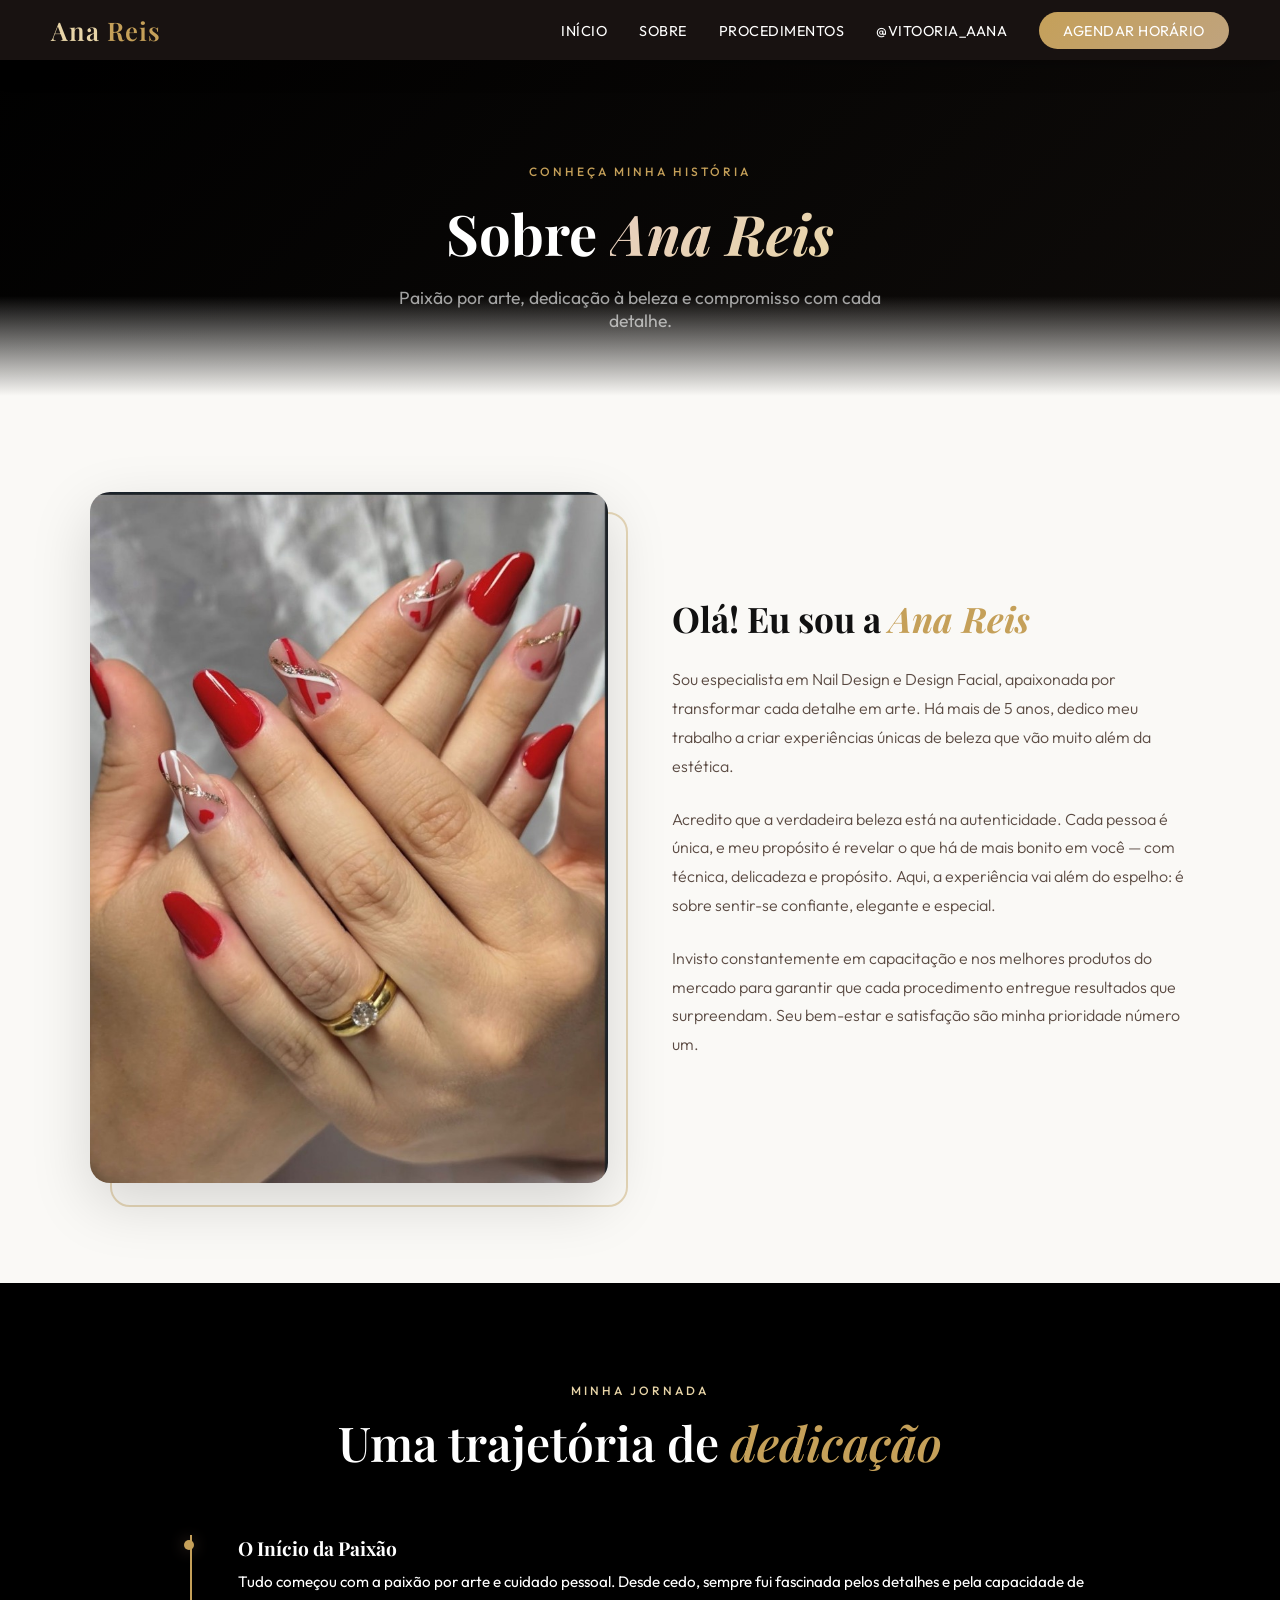
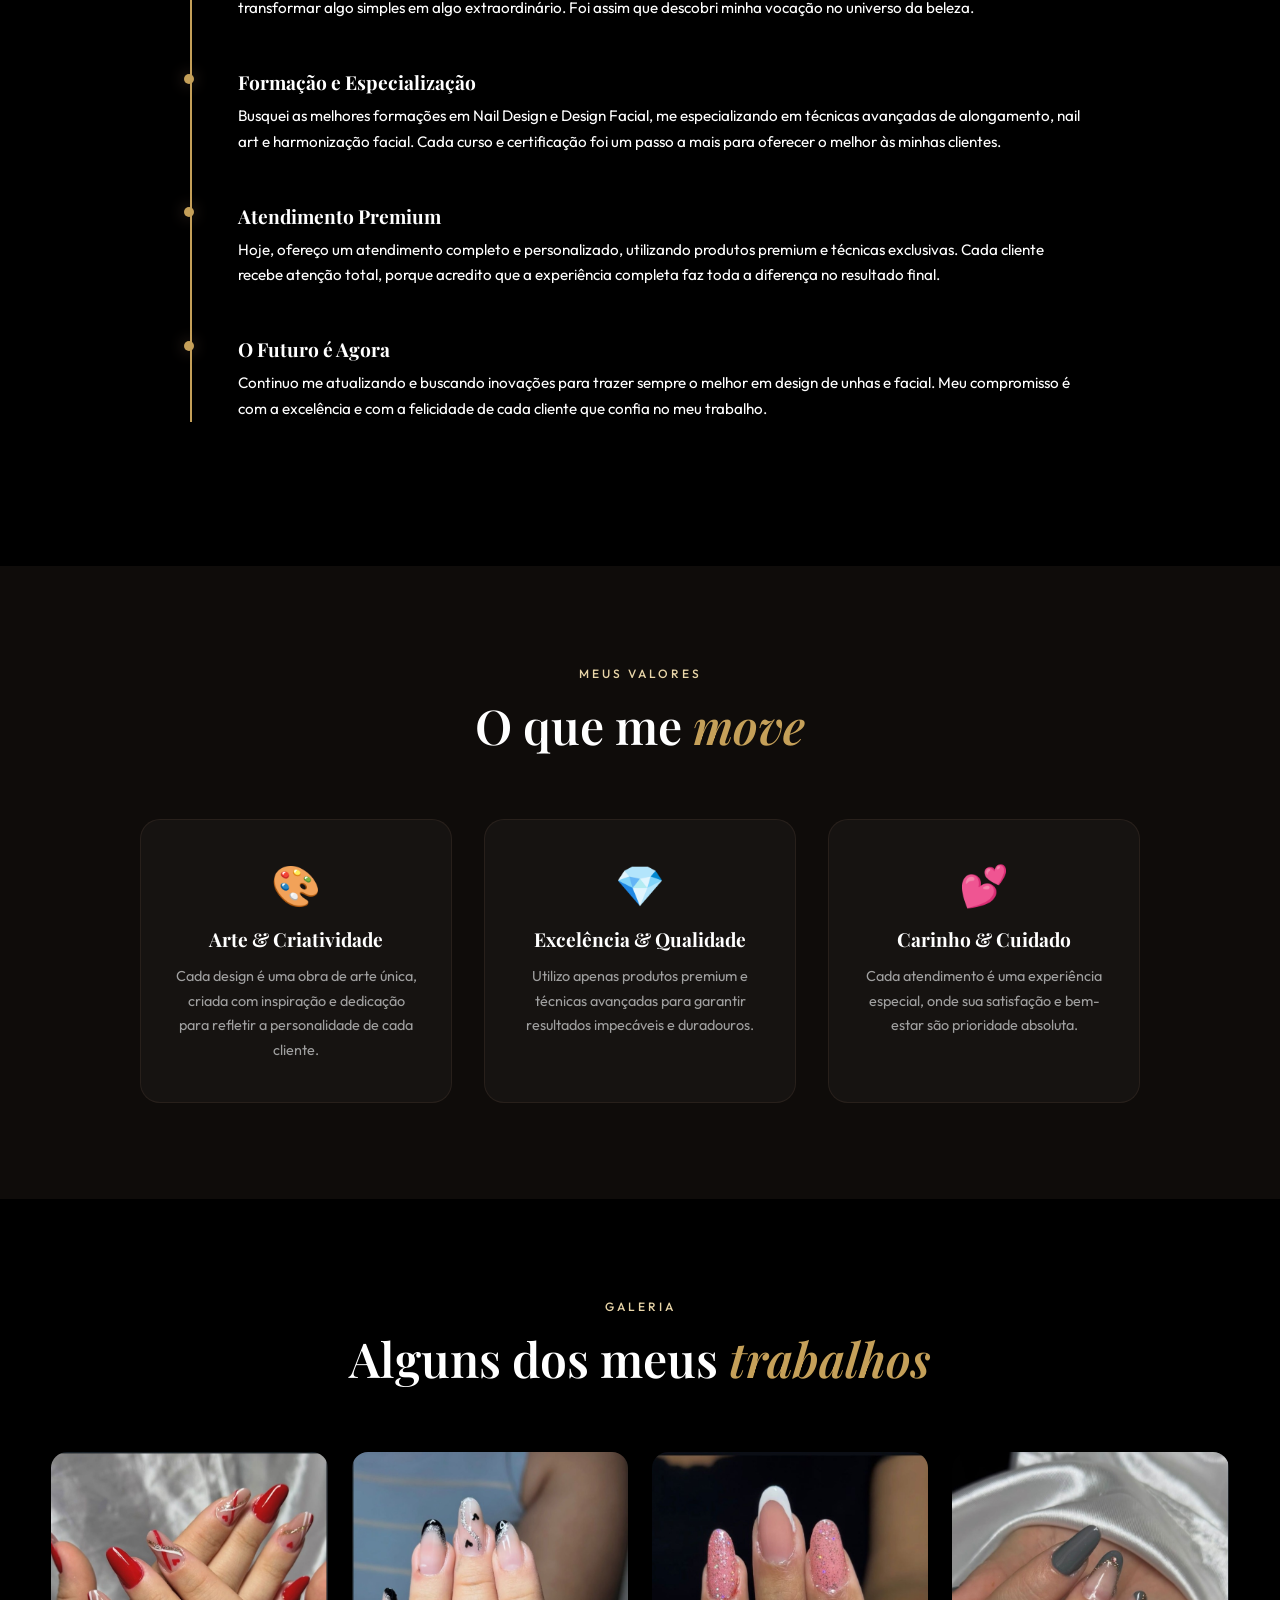
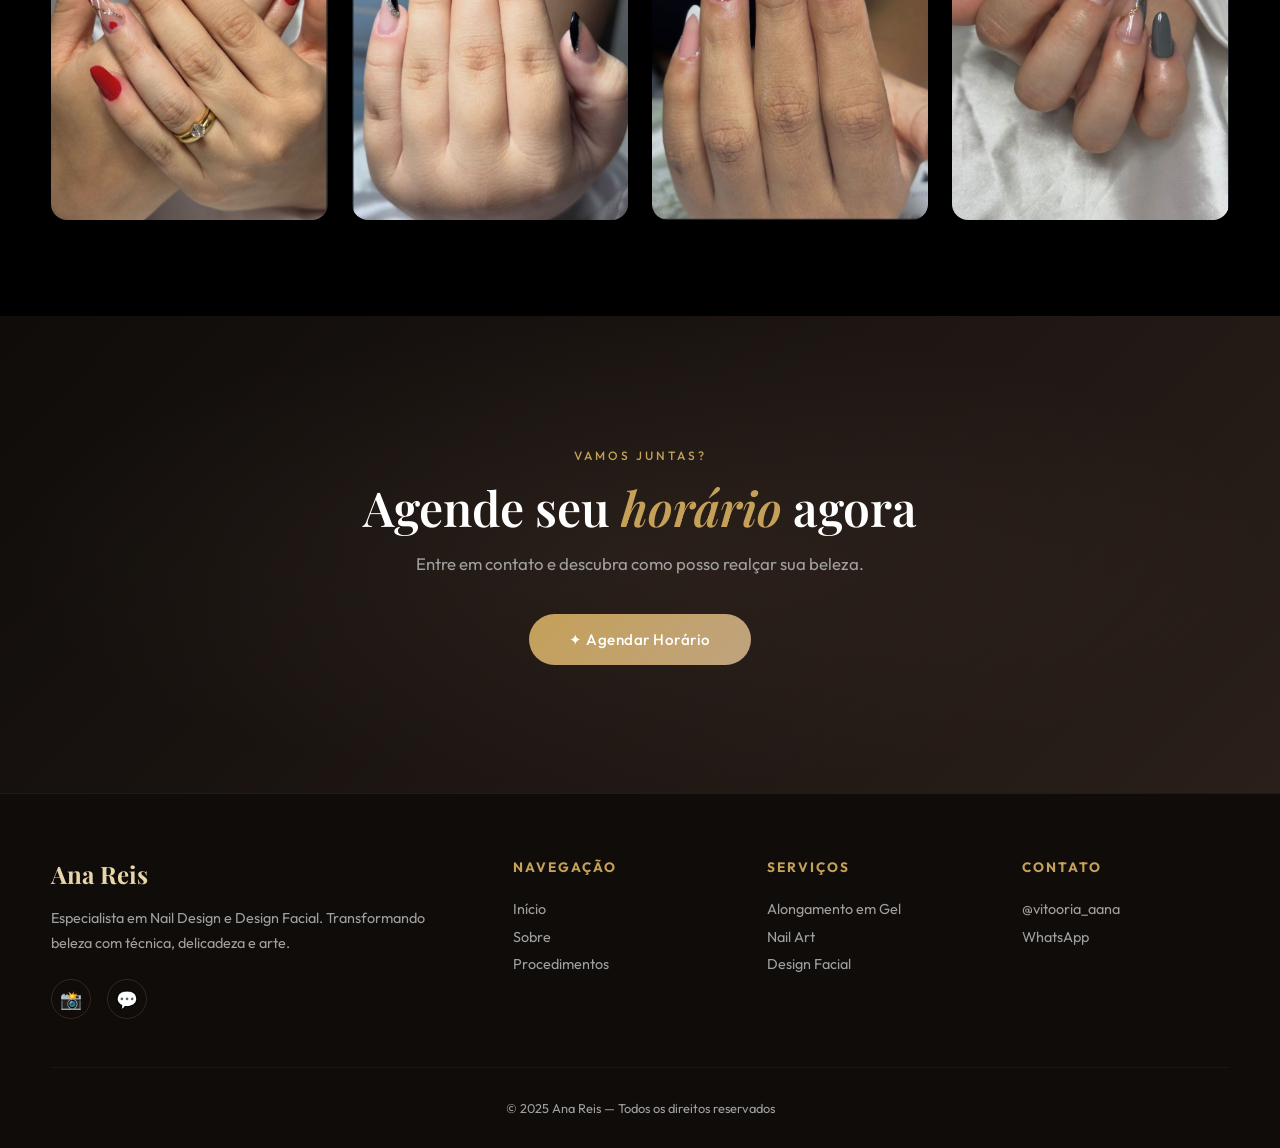
<file: sobre.html>
<!DOCTYPE html>
<html lang="pt-BR">
<head>
  <meta charset="UTF-8">
  <meta name="viewport" content="width=device-width, initial-scale=1.0">
  <title>Sobre | Ana Reis - Nail Designer & Design Facial</title>
  <meta name="description" content="Conheça a história da Ana Reis, especialista em Nail Design e Design Facial com mais de 5 anos de experiência transformando beleza.">
  <link rel="stylesheet" href="css/style.css">
  <link rel="icon" href="data:image/svg+xml,<svg xmlns='http://www.w3.org/2000/svg' viewBox='0 0 100 100'><text y='.9em' font-size='90'>💅</text></svg>">
</head>
<body>

  <!-- NAVBAR -->
  <nav class="navbar scrolled" id="navbar">
    <a href="index.html" class="nav-logo">Ana <span>Reis</span></a>
    <ul class="nav-links">
      <li><a href="index.html">Início</a></li>
      <li><a href="sobre.html">Sobre</a></li>
      <li><a href="valores.html">Procedimentos</a></li>
      <li><a href="https://www.instagram.com/vitooria_aana" target="_blank">@vitooria_aana</a></li>
      <li><a href="https://wa.me/message/KXD7A6QAEFQXK1" class="nav-cta">Agendar Horário</a></li>
    </ul>
    <button class="hamburger" id="hamburger" aria-label="Menu">
      <span></span><span></span><span></span>
    </button>
  </nav>

  <!-- MOBILE MENU -->
  <div class="mobile-menu" id="mobileMenu">
    <a href="index.html" onclick="closeMenu()">Início</a>
    <a href="sobre.html" onclick="closeMenu()">Sobre</a>
    <a href="valores.html" onclick="closeMenu()">Procedimentos</a>
    <a href="https://www.instagram.com/vitooria_aana" target="_blank" onclick="closeMenu()">Instagram</a>
    <a href="https://wa.me/message/KXD7A6QAEFQXK1" class="btn-primary" onclick="closeMenu()">Agendar Horário</a>
  </div>

  <!-- PAGE HEADER -->
  <div class="page-header">
    <div class="section-tag">Conheça Minha História</div>
    <h1>Sobre <em style="font-style:italic;background:linear-gradient(135deg,#e8cfc0,#e8d5a8);-webkit-background-clip:text;-webkit-text-fill-color:transparent;">Ana Reis</em></h1>
    <p>Paixão por arte, dedicação à beleza e compromisso com cada detalhe.</p>
  </div>

  <!-- SOBRE INTRO -->
  <section class="section section-light">
    <div class="about-hero-grid">
      <div class="about-image-wrapper reveal-left">
        <img src="assets/images/unhas-vermelhas.jpg" alt="Trabalho artístico de Ana Reis - nail design vermelho premium" class="about-image" loading="lazy">
      </div>
      <div class="about-text reveal-right">
        <h2>Olá! Eu sou a <em>Ana Reis</em></h2>
        <p>Sou especialista em Nail Design e Design Facial, apaixonada por transformar cada detalhe em arte. Há mais de 5 anos, dedico meu trabalho a criar experiências únicas de beleza que vão muito além da estética.</p>
        <p>Acredito que a verdadeira beleza está na autenticidade. Cada pessoa é única, e meu propósito é revelar o que há de mais bonito em você — com técnica, delicadeza e propósito. Aqui, a experiência vai além do espelho: é sobre sentir-se confiante, elegante e especial.</p>
        <p>Invisto constantemente em capacitação e nos melhores produtos do mercado para garantir que cada procedimento entregue resultados que surpreendam. Seu bem-estar e satisfação são minha prioridade número um.</p>
      </div>
    </div>
  </section>

  <!-- JORNADA -->
  <section class="section section-dark" id="jornada">
    <div class="section-header reveal">
      <div class="section-tag">Minha Jornada</div>
      <h2 class="section-title">Uma trajetória de <em>dedicação</em></h2>
    </div>
    <div class="about-journey">
      <div class="timeline">
        <div class="timeline-item reveal">
          <h3>O Início da Paixão</h3>
          <p>Tudo começou com a paixão por arte e cuidado pessoal. Desde cedo, sempre fui fascinada pelos detalhes e pela capacidade de transformar algo simples em algo extraordinário. Foi assim que descobri minha vocação no universo da beleza.</p>
        </div>
        <div class="timeline-item reveal">
          <h3>Formação e Especialização</h3>
          <p>Busquei as melhores formações em Nail Design e Design Facial, me especializando em técnicas avançadas de alongamento, nail art e harmonização facial. Cada curso e certificação foi um passo a mais para oferecer o melhor às minhas clientes.</p>
        </div>
        <div class="timeline-item reveal">
          <h3>Atendimento Premium</h3>
          <p>Hoje, ofereço um atendimento completo e personalizado, utilizando produtos premium e técnicas exclusivas. Cada cliente recebe atenção total, porque acredito que a experiência completa faz toda a diferença no resultado final.</p>
        </div>
        <div class="timeline-item reveal">
          <h3>O Futuro é Agora</h3>
          <p>Continuo me atualizando e buscando inovações para trazer sempre o melhor em design de unhas e facial. Meu compromisso é com a excelência e com a felicidade de cada cliente que confia no meu trabalho.</p>
        </div>
      </div>
    </div>
  </section>

  <!-- VALORES -->
  <section class="section section-dark-2" id="valores">
    <div class="section-header reveal">
      <div class="section-tag">Meus Valores</div>
      <h2 class="section-title">O que me <em>move</em></h2>
    </div>
    <div class="values-grid">
      <div class="value-card reveal">
        <div class="value-icon">🎨</div>
        <h3>Arte & Criatividade</h3>
        <p>Cada design é uma obra de arte única, criada com inspiração e dedicação para refletir a personalidade de cada cliente.</p>
      </div>
      <div class="value-card reveal">
        <div class="value-icon">💎</div>
        <h3>Excelência & Qualidade</h3>
        <p>Utilizo apenas produtos premium e técnicas avançadas para garantir resultados impecáveis e duradouros.</p>
      </div>
      <div class="value-card reveal">
        <div class="value-icon">💕</div>
        <h3>Carinho & Cuidado</h3>
        <p>Cada atendimento é uma experiência especial, onde sua satisfação e bem-estar são prioridade absoluta.</p>
      </div>
    </div>
  </section>

  <!-- GALERIA -->
  <section class="section section-dark">
    <div class="section-header reveal">
      <div class="section-tag">Galeria</div>
      <h2 class="section-title">Alguns dos meus <em>trabalhos</em></h2>
    </div>
    <div class="portfolio-grid">
      <div class="portfolio-item reveal">
        <img src="assets/images/unhas-vermelhas.jpg" alt="Nail design vermelho com corações" loading="lazy">
        <div class="portfolio-overlay"><h3>Red Love</h3><p>Nail Art</p></div>
      </div>
      <div class="portfolio-item reveal">
        <img src="assets/images/unhas-pretas.jpg" alt="Nail design preto com glitter" loading="lazy">
        <div class="portfolio-overlay"><h3>Dark Elegance</h3><p>Nail Art</p></div>
      </div>
      <div class="portfolio-item reveal">
        <img src="assets/images/unhas-rosa.jpg" alt="Nail design rosa glitter" loading="lazy">
        <div class="portfolio-overlay"><h3>Rose Glow</h3><p>Nail Art</p></div>
      </div>
      <div class="portfolio-item reveal">
        <img src="assets/images/unhas-cinza.jpg" alt="Nail design cinza dourado" loading="lazy">
        <div class="portfolio-overlay"><h3>Grey Gold</h3><p>Nail Art</p></div>
      </div>
    </div>
  </section>

  <!-- CTA -->
  <section class="cta-section">
    <div class="reveal">
      <div class="section-tag">Vamos juntas?</div>
      <h2 class="section-title">Agende seu <em>horário</em> agora</h2>
      <p>Entre em contato e descubra como posso realçar sua beleza.</p>
      <a href="https://wa.me/message/KXD7A6QAEFQXK1" class="btn-primary" style="position:relative;">✦ Agendar Horário</a>
    </div>
  </section>

  <!-- FOOTER -->
  <footer class="footer">
    <div class="footer-grid">
      <div class="footer-brand">
        <h3>Ana Reis</h3>
        <p>Especialista em Nail Design e Design Facial. Transformando beleza com técnica, delicadeza e arte.</p>
        <div class="footer-social">
          <a href="https://www.instagram.com/vitooria_aana" target="_blank" aria-label="Instagram">📸</a>
          <a href="https://wa.me/message/KXD7A6QAEFQXK1" target="_blank" aria-label="WhatsApp">💬</a>
        </div>
      </div>
      <div class="footer-col">
        <h4>Navegação</h4>
        <a href="index.html">Início</a>
        <a href="sobre.html">Sobre</a>
        <a href="valores.html">Procedimentos</a>
      </div>
      <div class="footer-col">
        <h4>Serviços</h4>
        <a href="valores.html">Alongamento em Gel</a>
        <a href="valores.html">Nail Art</a>
        <a href="valores.html">Design Facial</a>
      </div>
      <div class="footer-col">
        <h4>Contato</h4>
        <a href="https://www.instagram.com/vitooria_aana" target="_blank">@vitooria_aana</a>
        <a href="https://wa.me/message/KXD7A6QAEFQXK1">WhatsApp</a>
      </div>
    </div>
    <div class="footer-bottom">
      <p>© 2025 Ana Reis — Todos os direitos reservados</p>
    </div>
  </footer>

  <script src="js/main.js"></script>
</body>
</html>
</file>
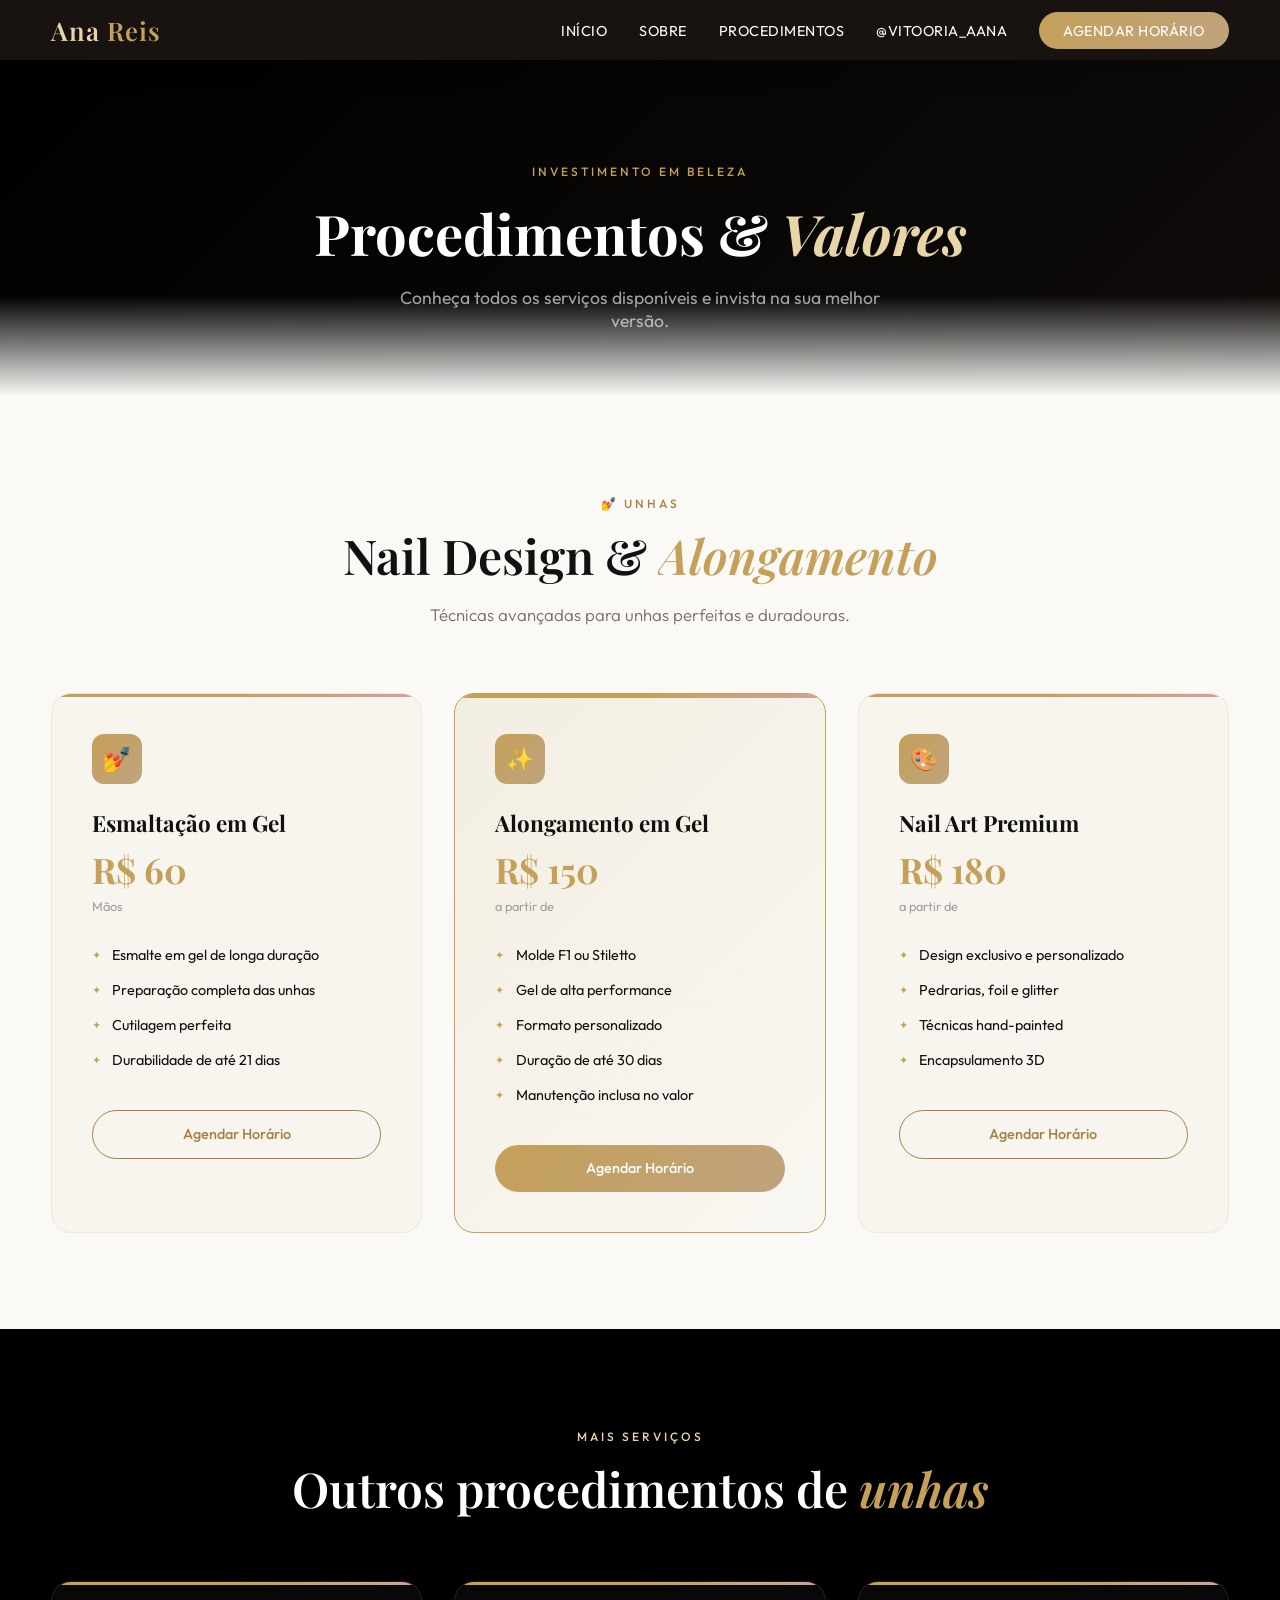
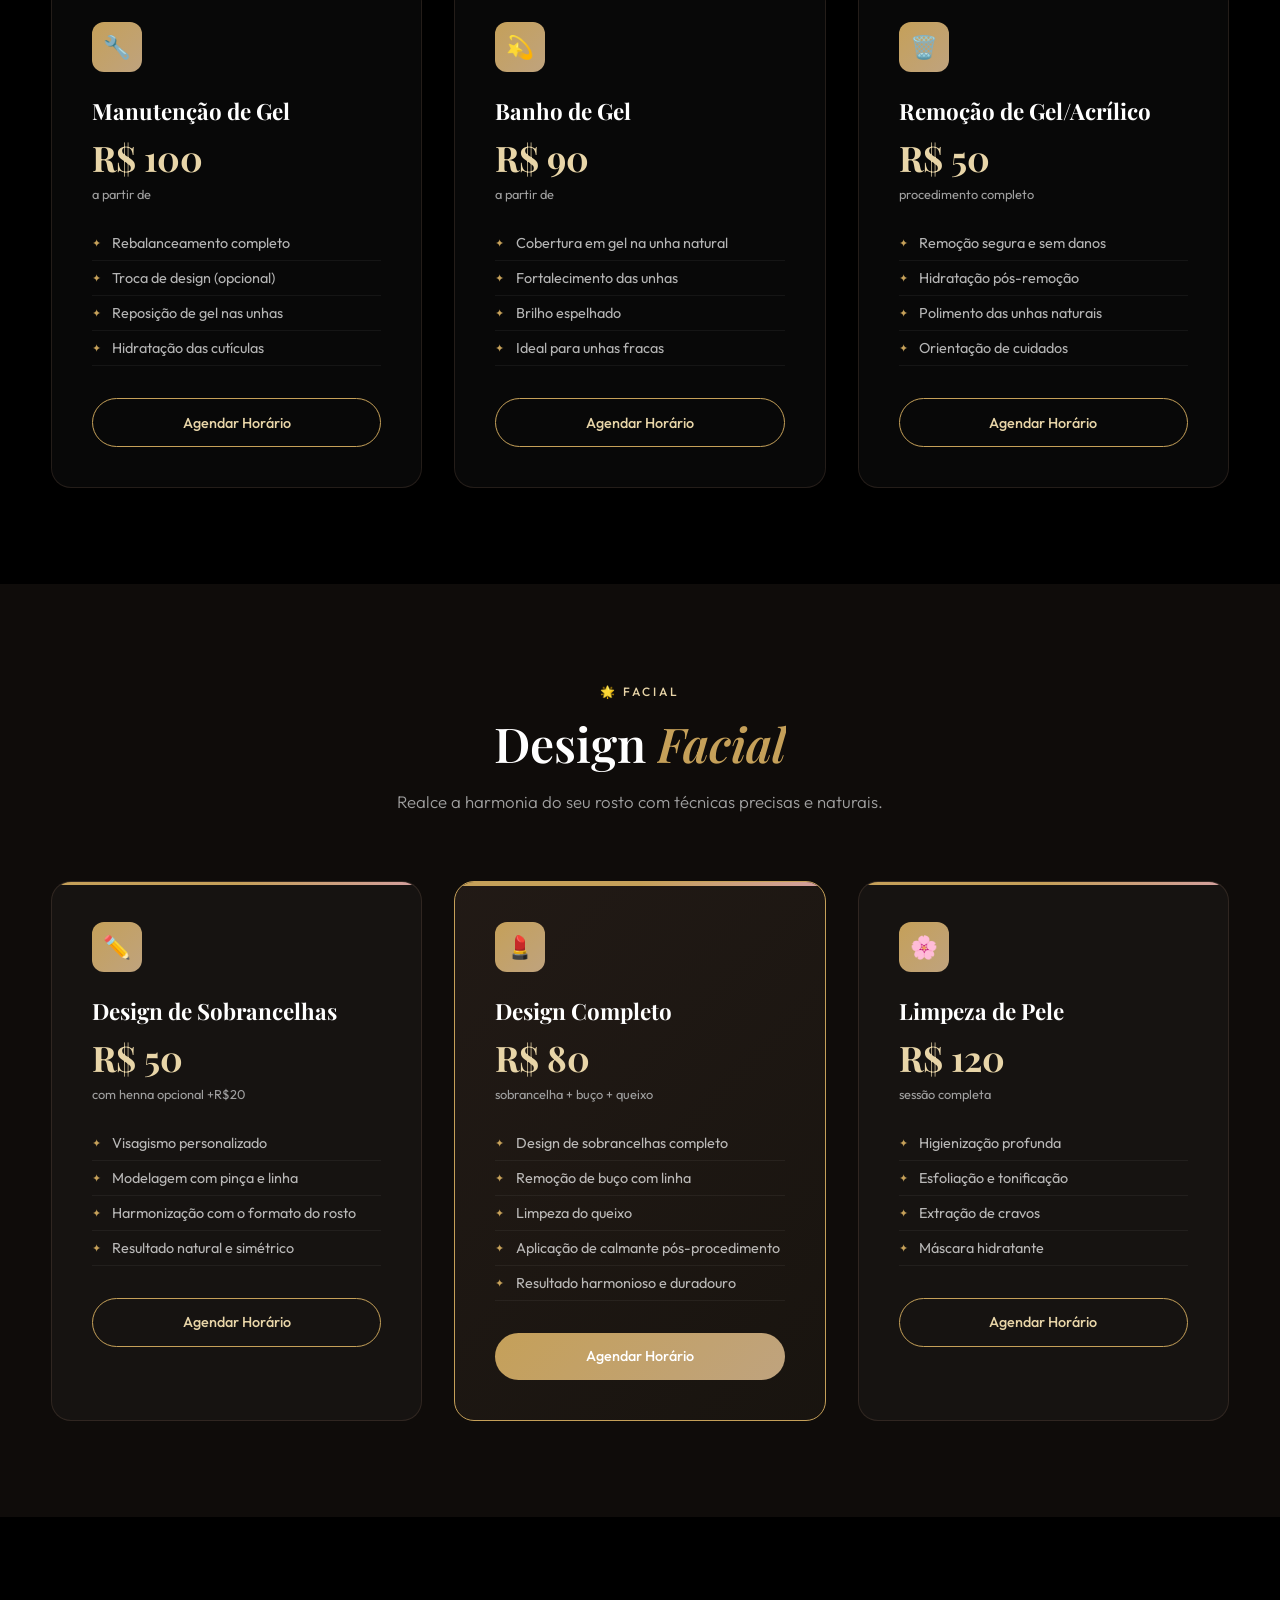
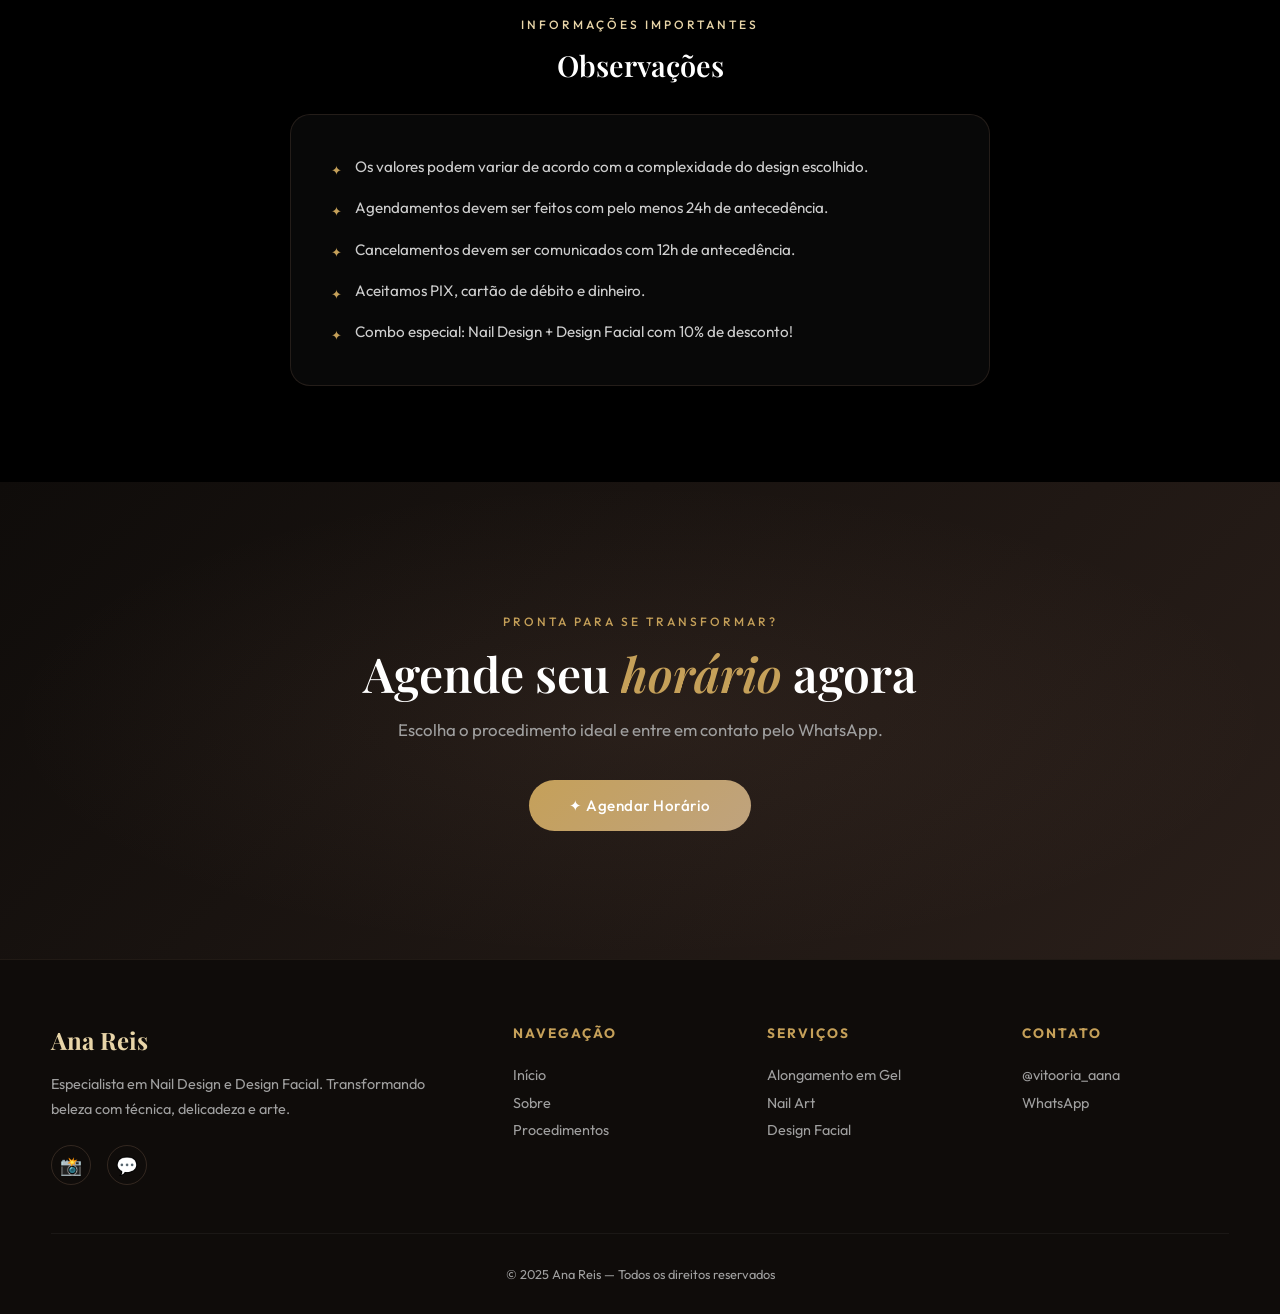
<file: valores.html>
<!DOCTYPE html>
<html lang="pt-BR">

<head>
  <meta charset="UTF-8">
  <meta name="viewport" content="width=device-width, initial-scale=1.0">
  <title>Procedimentos e Valores | Ana Reis - Nail Designer & Design Facial</title>
  <meta name="description"
    content="Confira os procedimentos e valores da Ana Reis. Nail design, alongamento em gel, nail art, design facial e muito mais.">
  <link rel="stylesheet" href="css/style.css">
  <link rel="icon"
    href="data:image/svg+xml,<svg xmlns='http://www.w3.org/2000/svg' viewBox='0 0 100 100'><text y='.9em' font-size='90'>💅</text></svg>">
</head>

<body>

  <!-- NAVBAR -->
  <nav class="navbar scrolled" id="navbar">
    <a href="index.html" class="nav-logo">Ana <span>Reis</span></a>
    <ul class="nav-links">
      <li><a href="index.html">Início</a></li>
      <li><a href="sobre.html">Sobre</a></li>
      <li><a href="valores.html">Procedimentos</a></li>
      <li><a href="https://www.instagram.com/vitooria_aana" target="_blank">@vitooria_aana</a></li>
      <li><a href="https://wa.me/message/KXD7A6QAEFQXK1" class="nav-cta">Agendar Horário</a></li>
    </ul>
    <button class="hamburger" id="hamburger" aria-label="Menu">
      <span></span><span></span><span></span>
    </button>
  </nav>

  <div class="mobile-menu" id="mobileMenu">
    <a href="index.html" onclick="closeMenu()">Início</a>
    <a href="sobre.html" onclick="closeMenu()">Sobre</a>
    <a href="valores.html" onclick="closeMenu()">Procedimentos</a>
    <a href="https://www.instagram.com/vitooria_aana" target="_blank" onclick="closeMenu()">Instagram</a>
    <a href="https://wa.me/message/KXD7A6QAEFQXK1" class="btn-primary" onclick="closeMenu()">Agendar Horário</a>
  </div>

  <!-- PAGE HEADER -->
  <div class="page-header">
    <div class="section-tag">Investimento em Beleza</div>
    <h1>Procedimentos & <em
        style="font-style:italic;background:linear-gradient(135deg,var(--primary-light),var(--gold-light));-webkit-background-clip:text;-webkit-text-fill-color:transparent;">Valores</em>
    </h1>
    <p>Conheça todos os serviços disponíveis e invista na sua melhor versão.</p>
  </div>

  <!-- NAIL DESIGN -->
  <section class="section section-light">
    <div class="section-header reveal">
      <div class="section-tag" style="color:var(--primary-dark);">💅 Unhas</div>
      <h2 class="section-title" style="-webkit-text-fill-color:var(--text-dark);">Nail Design & <em>Alongamento</em>
      </h2>
      <p class="section-subtitle" style="color:#7a6a62;">Técnicas avançadas para unhas perfeitas e duradouras.</p>
    </div>
    <div class="pricing-grid">
      <div class="pricing-card reveal" style="background:rgba(197,160,89,0.04);border-color:rgba(197,160,89,0.15);">
        <div class="pricing-icon">💅</div>
        <h3 style="color:var(--text-dark);">Esmaltação em Gel</h3>
        <div class="price" style="color:var(--primary);">R$ 60</div>
        <div class="price-note" style="color:var(--text-muted);">Mãos</div>
        <ul class="pricing-features">
          <li style="color:var(--text-dark);">Esmalte em gel de longa duração</li>
          <li style="color:var(--text-dark);">Preparação completa das unhas</li>
          <li style="color:var(--text-dark);">Cutilagem perfeita</li>
          <li style="color:var(--text-dark);">Durabilidade de até 21 dias</li>
        </ul>
        <a href="https://wa.me/message/KXD7A6QAEFQXK1" class="pricing-btn pricing-btn-outline"
          style="border-color:var(--primary-dark);color:var(--primary-dark);">Agendar Horário</a>
      </div>
      <div class="pricing-card featured reveal"
        style="background:linear-gradient(135deg,rgba(197,160,89,0.12),rgba(232,213,168,0.06));border-color:var(--primary);">
        <div class="pricing-icon">✨</div>
        <h3 style="color:var(--text-dark);">Alongamento em Gel</h3>
        <div class="price" style="color:var(--primary);">R$ 150</div>
        <div class="price-note" style="color:var(--text-muted);">a partir de</div>
        <ul class="pricing-features">
          <li style="color:var(--text-dark);">Molde F1 ou Stiletto</li>
          <li style="color:var(--text-dark);">Gel de alta performance</li>
          <li style="color:var(--text-dark);">Formato personalizado</li>
          <li style="color:var(--text-dark);">Duração de até 30 dias</li>
          <li style="color:var(--text-dark);">Manutenção inclusa no valor</li>
        </ul>
        <a href="https://wa.me/message/KXD7A6QAEFQXK1" class="pricing-btn pricing-btn-filled">Agendar Horário</a>
      </div>
      <div class="pricing-card reveal" style="background:rgba(197,160,89,0.04);border-color:rgba(197,160,89,0.15);">
        <div class="pricing-icon">🎨</div>
        <h3 style="color:var(--text-dark);">Nail Art Premium</h3>
        <div class="price" style="color:var(--primary);">R$ 180</div>
        <div class="price-note" style="color:var(--text-muted);">a partir de</div>
        <ul class="pricing-features">
          <li style="color:var(--text-dark);">Design exclusivo e personalizado</li>
          <li style="color:var(--text-dark);">Pedrarias, foil e glitter</li>
          <li style="color:var(--text-dark);">Técnicas hand-painted</li>
          <li style="color:var(--text-dark);">Encapsulamento 3D</li>
        </ul>
        <a href="https://wa.me/message/KXD7A6QAEFQXK1" class="pricing-btn pricing-btn-outline"
          style="border-color:var(--primary-dark);color:var(--primary-dark);">Agendar Horário</a>
      </div>
    </div>
  </section>

  <!-- MAIS SERVIÇOS UNHAS -->
  <section class="section section-dark">
    <div class="section-header reveal">
      <div class="section-tag">Mais Serviços</div>
      <h2 class="section-title">Outros procedimentos de <em>unhas</em></h2>
    </div>
    <div class="pricing-grid">
      <div class="pricing-card reveal">
        <div class="pricing-icon">🔧</div>
        <h3>Manutenção de Gel</h3>
        <div class="price">R$ 100</div>
        <div class="price-note">a partir de</div>
        <ul class="pricing-features">
          <li>Rebalanceamento completo</li>
          <li>Troca de design (opcional)</li>
          <li>Reposição de gel nas unhas</li>
          <li>Hidratação das cutículas</li>
        </ul>
        <a href="https://wa.me/message/KXD7A6QAEFQXK1" class="pricing-btn pricing-btn-outline">Agendar Horário</a>
      </div>
      <div class="pricing-card reveal">
        <div class="pricing-icon">💫</div>
        <h3>Banho de Gel</h3>
        <div class="price">R$ 90</div>
        <div class="price-note">a partir de</div>
        <ul class="pricing-features">
          <li>Cobertura em gel na unha natural</li>
          <li>Fortalecimento das unhas</li>
          <li>Brilho espelhado</li>
          <li>Ideal para unhas fracas</li>
        </ul>
        <a href="https://wa.me/message/KXD7A6QAEFQXK1" class="pricing-btn pricing-btn-outline">Agendar Horário</a>
      </div>
      <div class="pricing-card reveal">
        <div class="pricing-icon">🗑️</div>
        <h3>Remoção de Gel/Acrílico</h3>
        <div class="price">R$ 50</div>
        <div class="price-note">procedimento completo</div>
        <ul class="pricing-features">
          <li>Remoção segura e sem danos</li>
          <li>Hidratação pós-remoção</li>
          <li>Polimento das unhas naturais</li>
          <li>Orientação de cuidados</li>
        </ul>
        <a href="https://wa.me/message/KXD7A6QAEFQXK1" class="pricing-btn pricing-btn-outline">Agendar Horário</a>
      </div>
    </div>
  </section>

  <!-- DESIGN FACIAL -->
  <section class="section section-dark-2">
    <div class="section-header reveal">
      <div class="section-tag">🌟 Facial</div>
      <h2 class="section-title">Design <em>Facial</em></h2>
      <p class="section-subtitle">Realce a harmonia do seu rosto com técnicas precisas e naturais.</p>
    </div>
    <div class="pricing-grid">
      <div class="pricing-card reveal">
        <div class="pricing-icon">✏️</div>
        <h3>Design de Sobrancelhas</h3>
        <div class="price">R$ 50</div>
        <div class="price-note">com henna opcional +R$20</div>
        <ul class="pricing-features">
          <li>Visagismo personalizado</li>
          <li>Modelagem com pinça e linha</li>
          <li>Harmonização com o formato do rosto</li>
          <li>Resultado natural e simétrico</li>
        </ul>
        <a href="https://wa.me/message/KXD7A6QAEFQXK1" class="pricing-btn pricing-btn-outline">Agendar Horário</a>
      </div>
      <div class="pricing-card featured reveal">
        <div class="pricing-icon">💄</div>
        <h3>Design Completo</h3>
        <div class="price">R$ 80</div>
        <div class="price-note">sobrancelha + buço + queixo</div>
        <ul class="pricing-features">
          <li>Design de sobrancelhas completo</li>
          <li>Remoção de buço com linha</li>
          <li>Limpeza do queixo</li>
          <li>Aplicação de calmante pós-procedimento</li>
          <li>Resultado harmonioso e duradouro</li>
        </ul>
        <a href="https://wa.me/message/KXD7A6QAEFQXK1" class="pricing-btn pricing-btn-filled">Agendar Horário</a>
      </div>
      <div class="pricing-card reveal">
        <div class="pricing-icon">🌸</div>
        <h3>Limpeza de Pele</h3>
        <div class="price">R$ 120</div>
        <div class="price-note">sessão completa</div>
        <ul class="pricing-features">
          <li>Higienização profunda</li>
          <li>Esfoliação e tonificação</li>
          <li>Extração de cravos</li>
          <li>Máscara hidratante</li>
        </ul>
        <a href="https://wa.me/message/KXD7A6QAEFQXK1" class="pricing-btn pricing-btn-outline">Agendar Horário</a>
      </div>
    </div>
  </section>

  <!-- OBSERVAÇÕES -->
  <section class="section section-dark">
    <div style="max-width:700px;margin:0 auto;text-align:center;" class="reveal">
      <div class="section-tag">Informações Importantes</div>
      <h2 class="section-title" style="font-size:1.8rem;margin-bottom:2rem;">Observações</h2>
      <div
        style="text-align:left;background:rgba(255,255,255,0.03);border:1px solid rgba(196,148,122,0.15);border-radius:20px;padding:2.5rem;">
        <ul style="list-style:none;display:flex;flex-direction:column;gap:1rem;">
          <li
            style="display:flex;align-items:flex-start;gap:0.8rem;font-size:0.95rem;color:rgba(255,255,255,0.8);line-height:1.6;">
            <span style="color:var(--primary);font-size:0.8rem;margin-top:0.3rem;">✦</span>
            Os valores podem variar de acordo com a complexidade do design escolhido.
          </li>
          <li
            style="display:flex;align-items:flex-start;gap:0.8rem;font-size:0.95rem;color:rgba(255,255,255,0.8);line-height:1.6;">
            <span style="color:var(--primary);font-size:0.8rem;margin-top:0.3rem;">✦</span>
            Agendamentos devem ser feitos com pelo menos 24h de antecedência.
          </li>
          <li
            style="display:flex;align-items:flex-start;gap:0.8rem;font-size:0.95rem;color:rgba(255,255,255,0.8);line-height:1.6;">
            <span style="color:var(--primary);font-size:0.8rem;margin-top:0.3rem;">✦</span>
            Cancelamentos devem ser comunicados com 12h de antecedência.
          </li>
          <li
            style="display:flex;align-items:flex-start;gap:0.8rem;font-size:0.95rem;color:rgba(255,255,255,0.8);line-height:1.6;">
            <span style="color:var(--primary);font-size:0.8rem;margin-top:0.3rem;">✦</span>
            Aceitamos PIX, cartão de débito e dinheiro.
          </li>
          <li
            style="display:flex;align-items:flex-start;gap:0.8rem;font-size:0.95rem;color:rgba(255,255,255,0.8);line-height:1.6;">
            <span style="color:var(--primary);font-size:0.8rem;margin-top:0.3rem;">✦</span>
            Combo especial: Nail Design + Design Facial com 10% de desconto!
          </li>
        </ul>
      </div>
    </div>
  </section>

  <!-- CTA -->
  <section class="cta-section">
    <div class="reveal">
      <div class="section-tag">Pronta para se transformar?</div>
      <h2 class="section-title">Agende seu <em>horário</em> agora</h2>
      <p>Escolha o procedimento ideal e entre em contato pelo WhatsApp.</p>
      <a href="https://wa.me/message/KXD7A6QAEFQXK1" class="btn-primary" style="position:relative;">✦ Agendar
        Horário</a>
    </div>
  </section>

  <!-- FOOTER -->
  <footer class="footer">
    <div class="footer-grid">
      <div class="footer-brand">
        <h3>Ana Reis</h3>
        <p>Especialista em Nail Design e Design Facial. Transformando beleza com técnica, delicadeza e arte.</p>
        <div class="footer-social">
          <a href="https://www.instagram.com/vitooria_aana" target="_blank" aria-label="Instagram">📸</a>
          <a href="https://wa.me/message/KXD7A6QAEFQXK1" target="_blank" aria-label="WhatsApp">💬</a>
        </div>
      </div>
      <div class="footer-col">
        <h4>Navegação</h4>
        <a href="index.html">Início</a>
        <a href="sobre.html">Sobre</a>
        <a href="valores.html">Procedimentos</a>
      </div>
      <div class="footer-col">
        <h4>Serviços</h4>
        <a href="valores.html">Alongamento em Gel</a>
        <a href="valores.html">Nail Art</a>
        <a href="valores.html">Design Facial</a>
      </div>
      <div class="footer-col">
        <h4>Contato</h4>
        <a href="https://www.instagram.com/vitooria_aana" target="_blank">@vitooria_aana</a>
        <a href="https://wa.me/message/KXD7A6QAEFQXK1">WhatsApp</a>
      </div>
    </div>
    <div class="footer-bottom">
      <p>© 2025 Ana Reis — Todos os direitos reservados</p>
    </div>
  </footer>

  <script src="js/main.js"></script>
</body>

</html>
</file>
<file: css/style.css>
@import url('https://fonts.googleapis.com/css2?family=Playfair+Display:ital,wght@0,400;0,500;0,600;0,700;1,400;1,500&family=Outfit:wght@300;400;500;600;700&display=swap');

:root {
  --primary: #C5A059;
  --primary-light: #E8D5A8;
  --primary-dark: #A68041;
  --accent: #BFA37E;
  --bg-dark: #000000;
  --bg-dark-2: #0F0C0A;
  --bg-light: #FAF9F6;
  --bg-cream: #F5F5F5;
  --text-light: #FFFFFF;
  --text-dark: #111111;
  --text-muted: #A0A0A0;
  --gold: #C5A059;
  --gold-light: #E8D5A8;
  --rose: #D4A0A0;
  --font-heading: 'Playfair Display', serif;
  --font-body: 'Outfit', sans-serif;
  --transition: all 0.4s cubic-bezier(0.25, 0.46, 0.45, 0.94);
}

*, *::before, *::after { margin: 0; padding: 0; box-sizing: border-box; }

html { scroll-behavior: smooth; font-size: 16px; }

body {
  font-family: var(--font-body);
  background: var(--bg-dark);
  color: var(--text-light);
  overflow-x: hidden;
  -webkit-font-smoothing: antialiased;
}

/* ===== SCROLLBAR ===== */
::-webkit-scrollbar { width: 6px; }
::-webkit-scrollbar-track { background: var(--bg-dark); }
::-webkit-scrollbar-thumb { background: var(--primary); border-radius: 3px; }

/* ===== NAVBAR ===== */
.navbar {
  position: fixed; top: 0; left: 0; width: 100%; z-index: 1000;
  padding: 1.2rem 4%; display: flex; align-items: center; justify-content: space-between;
  background: transparent; transition: var(--transition);
}
.navbar.scrolled {
  background: rgba(26, 20, 18, 0.95); backdrop-filter: blur(20px);
  box-shadow: 0 2px 30px rgba(0,0,0,0.3); padding: 0.8rem 4%;
}
.nav-logo {
  font-family: var(--font-heading); font-size: 1.6rem; font-weight: 600;
  color: var(--primary-light); text-decoration: none; letter-spacing: 1px;
}
.nav-logo span { color: var(--gold); }
.nav-links { display: flex; gap: 2rem; list-style: none; align-items: center; }
.nav-links a {
  color: var(--text-light); text-decoration: none; font-size: 0.9rem;
  font-weight: 400; letter-spacing: 0.5px; position: relative;
  transition: var(--transition); text-transform: uppercase;
}
.nav-links a::after {
  content: ''; position: absolute; bottom: -4px; left: 0; width: 0;
  height: 1.5px; background: var(--primary); transition: var(--transition);
}
.nav-links a:hover { color: var(--primary-light); }
.nav-links a:hover::after { width: 100%; }
.nav-cta {
  background: linear-gradient(135deg, var(--primary), var(--accent));
  color: var(--text-light) !important; padding: 0.6rem 1.5rem;
  border-radius: 50px; font-weight: 500; border: none; cursor: pointer;
  transition: var(--transition); text-decoration: none !important;
}
.nav-cta::after { display: none !important; }
.nav-cta:hover { transform: translateY(-2px); box-shadow: 0 8px 25px rgba(196,148,122,0.4); }
.hamburger {
  display: none; flex-direction: column; gap: 5px; cursor: pointer;
  background: none; border: none; padding: 5px;
}
.hamburger span {
  width: 25px; height: 2px; background: var(--text-light);
  transition: var(--transition); display: block;
}
.hamburger.active span:nth-child(1) { transform: rotate(45deg) translate(5px, 5px); }
.hamburger.active span:nth-child(2) { opacity: 0; }
.hamburger.active span:nth-child(3) { transform: rotate(-45deg) translate(5px, -5px); }

/* ===== HERO ===== */
.hero {
  min-height: 100vh; display: flex; align-items: center; justify-content: center;
  position: relative; overflow: hidden;
  background: var(--bg-dark);
}
.hero-bg-image {
  position: absolute; inset: 0; width: 100%; height: 100%;
  object-fit: cover; object-position: center center;
  z-index: 0; opacity: 0.8;
}
.hero::before {
  content: ''; position: absolute; inset: 0; z-index: 1;
  background: 
    linear-gradient(to right, rgba(0,0,0,0.85) 0%, rgba(0,0,0,0.4) 50%, transparent 100%),
    linear-gradient(to bottom, rgba(0,0,0,0.4) 0%, transparent 50%, rgba(0,0,0,0.8) 100%);
}
.hero-particles {
  position: absolute; inset: 0; overflow: hidden;
}
.particle {
  position: absolute; width: 3px; height: 3px; background: var(--gold-light);
  border-radius: 50%; opacity: 0; animation: floatParticle 8s infinite;
}
@keyframes floatParticle {
  0% { opacity: 0; transform: translateY(100vh) scale(0); }
  30% { opacity: 0.6; }
  70% { opacity: 0.3; }
  100% { opacity: 0; transform: translateY(-20vh) scale(1); }
}
.hero-content {
  text-align: left; z-index: 2; max-width: 1200px; width: 100%; padding: 0 8%;
}
.hero-badge {
  display: inline-block; padding: 0.5rem 1.5rem; border: 1px solid var(--primary);
  border-radius: 50px; font-size: 0.8rem; letter-spacing: 3px;
  text-transform: uppercase; color: var(--primary-light); margin-bottom: 2rem;
  animation: fadeInUp 1s 0.3s both;
}
.hero h1 {
  font-family: var(--font-heading); font-size: clamp(2.5rem, 6vw, 4.5rem);
  font-weight: 600; line-height: 1.15; margin-bottom: 1.5rem;
  animation: fadeInUp 1s 0.5s both;
}
.hero h1 em {
  font-style: italic; color: var(--primary-light);
  background: linear-gradient(135deg, var(--primary-light), var(--gold-light));
  -webkit-background-clip: text; -webkit-text-fill-color: transparent;
}
.hero-sub {
  font-size: 1.1rem; color: var(--text-muted); max-width: 550px;
  margin: 0 0 2.5rem; line-height: 1.7; font-weight: 300;
  animation: fadeInUp 1s 0.7s both;
}
.hero-buttons {
  display: flex; gap: 1rem; justify-content: flex-start; flex-wrap: wrap;
  animation: fadeInUp 1s 0.9s both;
}
.btn-primary {
  background: linear-gradient(135deg, var(--primary), var(--accent));
  color: var(--text-light); padding: 1rem 2.5rem; border-radius: 50px;
  font-family: var(--font-body); font-size: 0.95rem; font-weight: 500;
  border: none; cursor: pointer; text-decoration: none;
  transition: var(--transition); letter-spacing: 0.5px; display: inline-flex;
  align-items: center; gap: 0.5rem;
}
.btn-primary:hover {
  transform: translateY(-3px); box-shadow: 0 15px 40px rgba(196,148,122,0.35);
}
.btn-secondary {
  background: transparent; color: var(--text-light); padding: 1rem 2.5rem;
  border-radius: 50px; font-family: var(--font-body); font-size: 0.95rem;
  font-weight: 400; border: 1px solid rgba(255,255,255,0.2); cursor: pointer;
  text-decoration: none; transition: var(--transition); letter-spacing: 0.5px;
}
.btn-secondary:hover {
  border-color: var(--primary); color: var(--primary-light);
  background: rgba(196,148,122,0.1);
}
.hero-scroll {
  position: absolute; bottom: 2rem; left: 50%; transform: translateX(-50%);
  display: flex; flex-direction: column; align-items: center; gap: 0.5rem;
  animation: fadeInUp 1s 1.2s both;
}
.hero-scroll span { font-size: 0.7rem; letter-spacing: 2px; text-transform: uppercase; color: var(--text-muted); }
.scroll-line { width: 1px; height: 40px; background: var(--primary); animation: scrollPulse 2s infinite; }
@keyframes scrollPulse { 0%,100% { opacity: 0.3; transform: scaleY(0.5); } 50% { opacity: 1; transform: scaleY(1); } }
@keyframes fadeInUp {
  from { opacity: 0; transform: translateY(30px); }
  to { opacity: 1; transform: translateY(0); }
}

/* ===== SECTIONS ===== */
.section { padding: 6rem 4%; }
.section-light { background: var(--bg-light); color: var(--text-dark); }
.section-cream { background: var(--bg-cream); color: var(--text-dark); }
.section-dark { background: var(--bg-dark); }
.section-dark-2 { background: var(--bg-dark-2); }

.section-header { text-align: center; margin-bottom: 4rem; }
.section-tag {
  display: inline-block; font-size: 0.75rem; letter-spacing: 3px;
  text-transform: uppercase; color: var(--primary); margin-bottom: 1rem;
  font-weight: 500;
}
.section-dark .section-tag, .section-dark-2 .section-tag { color: var(--primary-light); }
.section-title {
  font-family: var(--font-heading); font-size: clamp(2rem, 4vw, 3rem);
  font-weight: 600; margin-bottom: 1rem; line-height: 1.2;
}
.section-title em {
  font-style: italic;
  background: linear-gradient(135deg, var(--primary), var(--gold));
  -webkit-background-clip: text; -webkit-text-fill-color: transparent;
}
.section-subtitle {
  font-size: 1.05rem; color: var(--text-muted); max-width: 600px;
  margin: 0 auto; line-height: 1.7; font-weight: 300;
}

/* ===== ABOUT ===== */
.about-grid {
  display: grid; grid-template-columns: 1fr 1fr; gap: 4rem;
  max-width: 1200px; margin: 0 auto; align-items: center;
}
.about-image-wrapper { position: relative; }
.about-image {
  width: 100%; border-radius: 20px; object-fit: cover; aspect-ratio: 3/4;
  box-shadow: 0 20px 60px rgba(0,0,0,0.15);
}
.about-image-wrapper::after {
  content: ''; position: absolute; top: 20px; left: 20px; right: -20px; bottom: -20px;
  border: 2px solid var(--primary); border-radius: 20px; z-index: -1; opacity: 0.4;
}
.about-text h2 {
  font-family: var(--font-heading); font-size: 2.2rem; margin-bottom: 1.5rem;
  line-height: 1.3;
}
.about-text h2 em {
  font-style: italic; color: var(--primary);
}
.about-text p {
  color: #5a4a42; font-size: 1rem; line-height: 1.8; margin-bottom: 1.5rem;
  font-weight: 300;
}
.about-stats {
  display: flex; gap: 2rem; margin-top: 2rem; padding-top: 2rem;
  border-top: 1px solid rgba(196,148,122,0.2);
}
.stat { text-align: center; }
.stat-number {
  font-family: var(--font-heading); font-size: 2.5rem; font-weight: 700;
  color: var(--primary); display: block;
}
.stat-label { font-size: 0.8rem; color: var(--text-muted); text-transform: uppercase; letter-spacing: 1px; }

/* ===== PORTFOLIO ===== */
.portfolio-grid {
  display: grid; grid-template-columns: repeat(4, 1fr); gap: 1.5rem;
  max-width: 1200px; margin: 0 auto;
}
.portfolio-item {
  position: relative; border-radius: 16px; overflow: hidden;
  aspect-ratio: 3/4; cursor: pointer; group: true;
}
.portfolio-item img {
  width: 100%; height: 100%; object-fit: cover;
  transition: transform 0.6s cubic-bezier(0.25, 0.46, 0.45, 0.94);
}
.portfolio-overlay {
  position: absolute; inset: 0;
  background: linear-gradient(to top, rgba(26,20,18,0.9) 0%, transparent 60%);
  display: flex; flex-direction: column; justify-content: flex-end;
  padding: 1.5rem; opacity: 0; transition: var(--transition);
}
.portfolio-item:hover img { transform: scale(1.1); }
.portfolio-item:hover .portfolio-overlay { opacity: 1; }
.portfolio-overlay h3 {
  font-family: var(--font-heading); font-size: 1.2rem; margin-bottom: 0.3rem;
}
.portfolio-overlay p { font-size: 0.85rem; color: var(--primary-light); }

/* ===== SERVICES / PREÇOS ===== */
.pricing-grid {
  display: grid; grid-template-columns: repeat(auto-fit, minmax(320px, 1fr));
  gap: 2rem; max-width: 1200px; margin: 0 auto;
}
.pricing-card {
  background: rgba(255,255,255,0.03); border: 1px solid rgba(196,148,122,0.15);
  border-radius: 20px; padding: 2.5rem; position: relative; overflow: hidden;
  transition: var(--transition);
}
.pricing-card::before {
  content: ''; position: absolute; top: 0; left: 0; right: 0; height: 3px;
  background: linear-gradient(90deg, var(--primary), var(--gold), var(--rose));
}
.pricing-card:hover {
  transform: translateY(-8px); border-color: var(--primary);
  box-shadow: 0 20px 50px rgba(196,148,122,0.15);
}
.pricing-card.featured {
  background: linear-gradient(135deg, rgba(196,148,122,0.1), rgba(201,169,110,0.05));
  border-color: var(--primary);
}
.pricing-card.featured::before { height: 4px; }
.pricing-icon {
  width: 50px; height: 50px; border-radius: 12px;
  background: linear-gradient(135deg, var(--primary), var(--accent));
  display: flex; align-items: center; justify-content: center;
  font-size: 1.4rem; margin-bottom: 1.5rem;
}
.pricing-card h3 {
  font-family: var(--font-heading); font-size: 1.4rem; margin-bottom: 0.5rem;
}
.pricing-card .price {
  font-family: var(--font-heading); font-size: 2.2rem; font-weight: 700;
  color: var(--primary-light); margin-bottom: 0.3rem;
}
.pricing-card .price-note { font-size: 0.8rem; color: var(--text-muted); margin-bottom: 1.5rem; }
.pricing-features { list-style: none; margin-bottom: 2rem; }
.pricing-features li {
  padding: 0.5rem 0; font-size: 0.9rem; color: rgba(255,255,255,0.7);
  display: flex; align-items: center; gap: 0.7rem;
  border-bottom: 1px solid rgba(255,255,255,0.05);
}
.pricing-features li::before { content: '✦'; color: var(--primary); font-size: 0.7rem; }
.pricing-btn {
  width: 100%; padding: 0.9rem; border-radius: 50px; font-family: var(--font-body);
  font-size: 0.9rem; font-weight: 500; cursor: pointer; transition: var(--transition);
  text-align: center; display: block; text-decoration: none;
}
.pricing-btn-outline {
  background: transparent; border: 1px solid var(--primary); color: var(--primary-light);
}
.pricing-btn-outline:hover { background: var(--primary); color: var(--text-light); }
.pricing-btn-filled {
  background: linear-gradient(135deg, var(--primary), var(--accent));
  border: none; color: var(--text-light);
}
.pricing-btn-filled:hover {
  transform: translateY(-2px); box-shadow: 0 10px 30px rgba(196,148,122,0.3);
}

/* ===== TESTIMONIALS ===== */
.testimonials-container { max-width: 900px; margin: 0 auto; }
.testimonial-card {
  background: rgba(255,255,255,0.03); border: 1px solid rgba(196,148,122,0.1);
  border-radius: 20px; padding: 3rem; text-align: center;
  margin-bottom: 2rem;
}
.testimonial-stars { color: var(--gold); font-size: 1.2rem; margin-bottom: 1.5rem; letter-spacing: 4px; }
.testimonial-text {
  font-family: var(--font-heading); font-size: 1.3rem; font-style: italic;
  line-height: 1.8; margin-bottom: 2rem; color: rgba(255,255,255,0.85);
}
.testimonial-author { font-weight: 500; font-size: 0.95rem; }
.testimonial-role { font-size: 0.8rem; color: var(--text-muted); margin-top: 0.3rem; }

/* ===== CTA ===== */
.cta-section {
  text-align: center; padding: 8rem 4%;
  background: linear-gradient(135deg, var(--bg-dark-2), #2a1f1a);
  position: relative;
}
.cta-section::before {
  content: ''; position: absolute; inset: 0;
  background: radial-gradient(ellipse at center, rgba(196,148,122,0.08) 0%, transparent 70%);
}
.cta-section h2 {
  font-family: var(--font-heading); font-size: clamp(2rem, 4vw, 3rem);
  margin-bottom: 1rem; position: relative;
}
.cta-section p {
  color: var(--text-muted); margin-bottom: 2.5rem; font-size: 1.05rem;
  max-width: 500px; margin-left: auto; margin-right: auto; position: relative;
}

/* ===== FOOTER ===== */
.footer {
  background: #0f0c0a; padding: 4rem 4% 2rem; border-top: 1px solid rgba(196,148,122,0.1);
}
.footer-grid {
  display: grid; grid-template-columns: 2fr 1fr 1fr 1fr; gap: 3rem;
  max-width: 1200px; margin: 0 auto 3rem;
}
.footer-brand h3 {
  font-family: var(--font-heading); font-size: 1.5rem; color: var(--primary-light);
  margin-bottom: 1rem;
}
.footer-brand p { color: var(--text-muted); font-size: 0.9rem; line-height: 1.7; }
.footer-col h4 {
  font-size: 0.85rem; text-transform: uppercase; letter-spacing: 2px;
  color: var(--primary); margin-bottom: 1.2rem;
}
.footer-col a {
  display: block; color: var(--text-muted); text-decoration: none;
  font-size: 0.9rem; padding: 0.3rem 0; transition: var(--transition);
}
.footer-col a:hover { color: var(--primary-light); transform: translateX(5px); }
.footer-bottom {
  text-align: center; padding-top: 2rem;
  border-top: 1px solid rgba(255,255,255,0.05);
  font-size: 0.8rem; color: var(--text-muted);
}
.footer-social { display: flex; gap: 1rem; margin-top: 1.5rem; }
.footer-social a {
  width: 40px; height: 40px; border-radius: 50%;
  border: 1px solid rgba(196,148,122,0.2); display: flex;
  align-items: center; justify-content: center; color: var(--text-muted);
  text-decoration: none; transition: var(--transition); font-size: 1.1rem;
}
.footer-social a:hover {
  background: var(--primary); color: var(--text-light); border-color: var(--primary);
  transform: translateY(-3px);
}

/* ===== PAGE HEADER ===== */
.page-header {
  padding: 10rem 4% 4rem; text-align: center;
  background: linear-gradient(135deg, var(--bg-dark) 0%, var(--bg-dark-2) 100%);
  position: relative;
}
.page-header::after {
  content: ''; position: absolute; bottom: 0; left: 0; right: 0; height: 100px;
  background: linear-gradient(to top, var(--bg-light), transparent);
}
.page-header h1 {
  font-family: var(--font-heading); font-size: clamp(2.5rem, 5vw, 3.5rem);
  margin-bottom: 1rem;
}
.page-header p { color: var(--text-muted); font-size: 1.1rem; max-width: 500px; margin: 0 auto; }

/* ===== ABOUT PAGE ===== */
.about-hero-grid {
  display: grid; grid-template-columns: 1fr 1fr; gap: 4rem;
  max-width: 1100px; margin: 0 auto; align-items: center;
}
.about-journey { max-width: 900px; margin: 0 auto; }
.timeline { position: relative; padding-left: 3rem; }
.timeline::before {
  content: ''; position: absolute; left: 0; top: 0; bottom: 0;
  width: 2px; background: linear-gradient(to bottom, var(--primary), var(--gold));
}
.timeline-item { margin-bottom: 3rem; position: relative; }
.timeline-item::before {
  content: ''; position: absolute; left: -3.4rem; top: 0.3rem;
  width: 10px; height: 10px; border-radius: 50%;
  background: var(--primary); box-shadow: 0 0 15px rgba(196,148,122,0.4);
}
.timeline-item h3 { font-family: var(--font-heading); font-size: 1.2rem; margin-bottom: 0.5rem; }
.timeline-item p { font-size: 0.95rem; line-height: 1.7; }
.values-grid {
  display: grid; grid-template-columns: repeat(3, 1fr); gap: 2rem;
  max-width: 1000px; margin: 0 auto;
}
.value-card {
  text-align: center; padding: 2.5rem 2rem; border-radius: 20px;
  background: rgba(255,255,255,0.03); border: 1px solid rgba(196,148,122,0.1);
  transition: var(--transition);
}
.value-card:hover { transform: translateY(-5px); border-color: var(--primary); }
.value-icon { font-size: 2.5rem; margin-bottom: 1rem; }
.value-card h3 { font-family: var(--font-heading); font-size: 1.2rem; margin-bottom: 0.8rem; }
.value-card p { font-size: 0.9rem; color: var(--text-muted); line-height: 1.7; }

/* ===== ANIMATIONS ===== */
.reveal {
  opacity: 0; transform: translateY(40px);
  transition: opacity 0.8s cubic-bezier(0.25,0.46,0.45,0.94),
              transform 0.8s cubic-bezier(0.25,0.46,0.45,0.94);
}
.reveal.visible { opacity: 1; transform: translateY(0); }
.reveal-left { opacity: 0; transform: translateX(-40px); transition: opacity 0.8s, transform 0.8s; }
.reveal-left.visible { opacity: 1; transform: translateX(0); }
.reveal-right { opacity: 0; transform: translateX(40px); transition: opacity 0.8s, transform 0.8s; }
.reveal-right.visible { opacity: 1; transform: translateX(0); }

/* ===== MOBILE NAV ===== */
.mobile-menu {
  display: none; position: fixed; top: 0; right: -100%; width: 100%; height: 100vh;
  background: rgba(26,20,18,0.98); backdrop-filter: blur(20px); z-index: 999;
  flex-direction: column; justify-content: center; align-items: center;
  gap: 2rem; transition: right 0.5s cubic-bezier(0.25,0.46,0.45,0.94);
}
.mobile-menu.active { right: 0; }
.mobile-menu a {
  font-family: var(--font-heading); font-size: 1.8rem; color: var(--text-light);
  text-decoration: none; transition: var(--transition);
}
.mobile-menu a:hover { color: var(--primary-light); }

/* ===== RESPONSIVE ===== */
@media (max-width: 1024px) {
  .about-grid, .about-hero-grid { grid-template-columns: 1fr; gap: 2rem; }
  .portfolio-grid { grid-template-columns: repeat(2, 1fr); }
  .footer-grid { grid-template-columns: 1fr 1fr; }
  .values-grid { grid-template-columns: 1fr 1fr; }
}
@media (max-width: 768px) {
  .nav-links { display: none; }
  .hamburger { display: flex; }
  .mobile-menu { display: flex; }
  .hero h1 { font-size: 2.2rem; }
  .hero-sub { font-size: 1rem; }
  .hero-bg-image { object-position: right center; opacity: 0.8; }
  .hero::before {
    background: 
      linear-gradient(to bottom, rgba(0,0,0,0.7) 0%, rgba(0,0,0,0.3) 50%, rgba(0,0,0,0.8) 100%),
      linear-gradient(to right, rgba(0,0,0,0.8) 0%, rgba(0,0,0,0.2) 100%);
  }
  .hero-content { text-align: center; padding: 0 6%; }
  .hero-buttons { justify-content: center; }
  .portfolio-grid { grid-template-columns: 1fr 1fr; gap: 1rem; }
  .pricing-grid { grid-template-columns: 1fr; }
  .footer-grid { grid-template-columns: 1fr; }
  .about-stats { flex-direction: column; gap: 1rem; }
  .values-grid { grid-template-columns: 1fr; }
  .section { padding: 4rem 5%; }
}
@media (max-width: 480px) {
  .portfolio-grid { grid-template-columns: 1fr; }
  .hero-buttons { flex-direction: column; align-items: center; }
}
</file>
